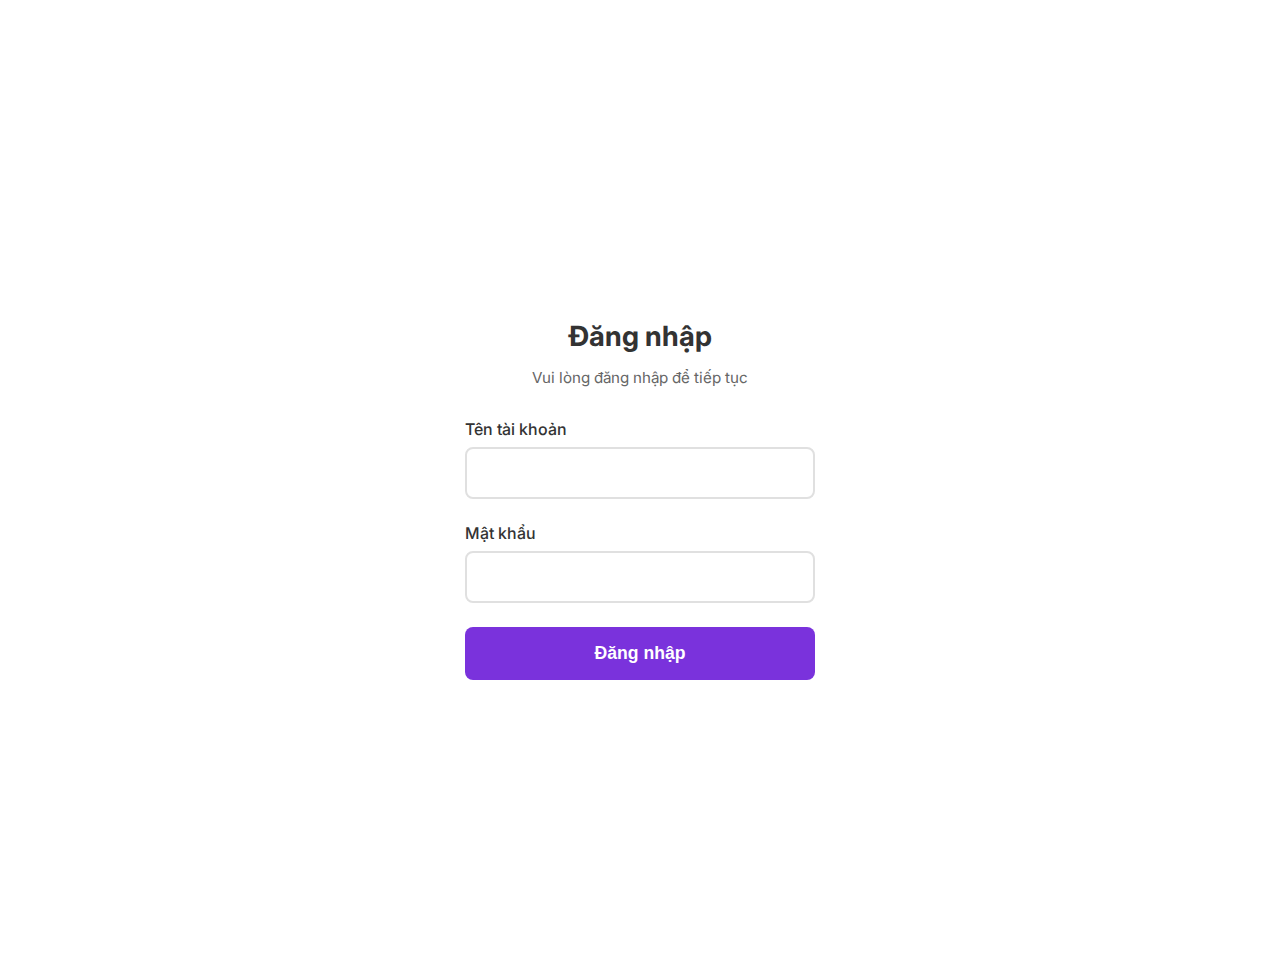
<file: index.html>
<!DOCTYPE html>
<html lang="vi">
  <head>
    <meta charset="UTF-8" />
    <meta name="viewport" content="width=device-width, initial-scale=1.0" />
    <title>Cổ phiếu</title>
    <link rel="stylesheet" href="Home.css" />
    <link
      href="https://fonts.googleapis.com/css2?family=Inter:wght@400;500;600;700&display=swap"
      rel="stylesheet"
    />
    <style>
      /* Login styles */
      .login-container {
        max-width: 480px;
        margin: 0 auto;
        background-color: #fff;
        display: flex;
        flex-direction: column;
        justify-content: center;
        align-items: center;
        min-height: 100vh;
        padding: 2rem;
      }

      .login-form {
        width: 100%;
        max-width: 350px;
      }

      .login-header {
        text-align: center;
        margin-bottom: 2rem;
      }

      .login-header h1 {
        font-size: 1.75rem;
        font-weight: 700;
        color: #333;
        margin-bottom: 0.5rem;
      }

      .login-header p {
        color: #666;
        font-size: 0.95rem;
      }

      .form-group {
        margin-bottom: 1.5rem;
      }

      .form-group label {
        display: block;
        margin-bottom: 0.5rem;
        font-weight: 500;
        color: #333;
      }

      .form-group input {
        width: 100%;
        padding: 0.875rem;
        border: 2px solid #e0e0e0;
        border-radius: 8px;
        font-size: 1rem;
        font-family: 'Inter', sans-serif;
        transition: border-color 0.3s ease;
        box-sizing: border-box;
      }

      .form-group input:focus {
        outline: none;
        border-color: #7a32dc;
      }

      .login-btn {
        width: 100%;
        padding: 1rem;
        background-color: #7a32dc;
        color: white;
        border: none;
        border-radius: 8px;
        font-size: 1.1rem;
        font-weight: 600;
        cursor: pointer;
        transition: background-color 0.3s ease;
      }

      .login-btn:hover {
        background-color: #6a2bb8;
      }

      .error-message {
        background-color: #fef2f2;
        color: #dc3545;
        padding: 0.75rem;
        border-radius: 6px;
        margin-bottom: 1rem;
        text-align: center;
        font-size: 0.9rem;
        display: none;
      }

      /* Stock input form styles */
      .stock-input-section {
        background-color: #f8f9fa;
        padding: 2rem 1rem;
        min-height: 100vh;
        display: none;
        justify-content: center;
        align-items: center;
      }

      .stock-input-form {
        background-color: #fff;
        margin: 0 auto;
        padding: 1.5rem;
        border-radius: 12px;
        box-shadow: 0 4px 20px rgba(0,0,0,0.08);
        border: 2px solid #e9e0f8;
        max-width: 480px;
      }

      .form-title {
        font-size: 1.2rem;
        font-weight: 700;
        color: #7a32dc;
        margin-bottom: 1.5rem;
        text-align: center;
      }

      .input-row {
        display: flex;
        flex-direction: column;
        gap: 1rem;
        margin-bottom: 1rem;
      }

      .input-group {
        display: flex;
        flex-direction: column;
        width: 100%;
      }

      .input-group {
        margin-bottom: 1.2rem;
      }

      .input-group label {
        font-size: 0.9rem;
        font-weight: 500;
        color: #333;
        margin-bottom: 0.5rem;
      }

      .input-group input {
        padding: 0.875rem;
        border: 2px solid #e0e0e0;
        border-radius: 8px;
        font-size: 1rem;
        font-family: 'Inter', sans-serif;
        transition: border-color 0.3s ease;
        width: 100%;
        box-sizing: border-box;
      }

      .input-group input:focus {
        outline: none;
        border-color: #7a32dc;
      }



      /* Main app styles */
      .main-app {
        display: none;
        height: 100vh;
        overflow-y: auto;
        scroll-snap-type: y mandatory;
      }

      .app-section {
        min-height: 100vh;
        scroll-snap-align: start;
        display: flex;
        flex-direction: column;
      }

      .stock-input-section {
        background-color: #f8f9fa;
        padding: 2rem 1rem;
        justify-content: center;
        align-items: center;
        margin-bottom: 50vh; /* Add space between input and display sections */
      }

      .stock-display-section {
        background-color: #fff;
        flex: 1;
      }

      /* Hide initially */
      .main-app {
        display: none;
      }
    </style>
  </head>
  <body>
    <!-- Login Screen -->
    <div class="login-container" id="loginContainer">
      <div class="login-form">
        <div class="login-header">
          <h1>Đăng nhập</h1>
          <p>Vui lòng đăng nhập để tiếp tục</p>
        </div>

        <div class="error-message" id="errorMessage">
          Sai tên tài khoản hoặc mật khẩu
        </div>

        <form id="loginForm">
          <div class="form-group">
            <label for="username">Tên tài khoản</label>
            <input type="text" id="username" name="username" required>
          </div>

          <div class="form-group">
            <label for="password">Mật khẩu</label>
            <input type="password" id="password" name="password" required>
          </div>

          <button type="submit" class="login-btn">Đăng nhập</button>
        </form>
      </div>
    </div>

    <!-- Main App -->
    <div class="main-app" id="mainApp">
      <!-- Stock Input Section -->
      <div class="app-section stock-input-section" id="stockInputSection">
        <div class="stock-input-form">
          <h3 class="form-title">Thêm mã cổ phiếu mới</h3>
          <form id="stockForm">
            <div class="input-group">
              <label for="stockCode">Mã cổ phiếu</label>
              <input type="text" id="stockCode" name="stockCode" placeholder="VD: VCB" required>
            </div>

            <div class="input-group">
              <label for="buyPrice">Giá mua</label>
              <input type="number" id="buyPrice" name="buyPrice" step="0.01" placeholder="0.00" required>
            </div>

            <div class="input-group">
              <label for="marketPrice">Giá thị trường</label>
              <input type="number" id="marketPrice" name="marketPrice" step="0.01" placeholder="0.00" required>
            </div>

            <div class="input-group">
              <label for="referencePrice">Giá tham chiếu</label>
              <input type="number" id="referencePrice" name="referencePrice" step="0.01" placeholder="0.00" required>
            </div>

            <div class="input-group">
              <label for="volume">Khối lượng</label>
              <input type="number" id="volume" name="volume" placeholder="0" required>
            </div>

            <div style="text-align: center; margin-top: 1rem; color: #666; font-size: 0.9rem;">
              Nhấn Enter hoặc click nút "THÊM CP" bên dưới để thêm cổ phiếu
            </div>


          </form>
        </div>
      </div>

      <!-- Stock Display Section -->
      <div class="app-section stock-display-section" id="stockDisplaySection">
        <div class="container">
          <section class="header">
            <img src="./icons/back-icon.svg" alt="" />
            <div class="title">Cổ phiếu</div>
            <img src="./icons/Search-icon.svg" alt="" />
          </section>
          <section class="tab">
            <div class="tab-account">Tài khoản <span class="number-one">1</span></div>
            <div class="tab-account">Tài khoản <span class="number-three">3</span></div>
            <div class="highline">Tài khoản <span class="number-six">6</span></div>
          </section>
          <section>
            <div class="rectangle">
              <img src="icons/rectangle-icon.svg" alt="" />
            </div>
            <div class="structure">
              <span class="label">Danh mục nắm giữ</span>
              <span class="value menu-item">Cơ cấu danh mục</span>
            </div>
            <div class="info">
              <div>
                <span class="label"
                  >Lãi lỗ danh mục <img src="icons/eye-icon.svg" alt="" /></span
                ><span class="value benefit-today" id="portfolioPL"
                  >+0
                  <span class="discount"><span id="portfolioPLPercent">+0.00%</span></span></span
                >
              </div>
              <div>
                <span class="label"
                  >Lãi/Lỗ hôm nay <img src="icons/Info-icon.svg" alt="" /></span
                ><span class="value" id="dailyPL">0</span>
              </div>
              <div>
                <span class="label"
                  >Tổng vốn <img src="icons/Info-icon.svg" alt="" /></span
                ><span class="value" id="totalCost">0</span>
              </div>
              <div>
                <span class="label">Tổng giá trị thị trường</span
                ><span class="value" id="totalMarketValue">0</span>
              </div>
            </div>
          </section>

          <div class="stock-header">
            <div class="estimate-button">
             <div id="input-checkbox" style="justify-content: center; align-items: center; gap: 10px; display: inline-flex">
                <div style="width: 16.80px; height: 16.80px; background: #F6F5FB; border-radius: 4px; border: 1px #E1E1E1 solid"></div>
                </div>
              <span>Ẩn khối lượng</span>
            </div>
            <button class="sell-button">Bán nhiều mã</button>
          </div>
          <div class="stock-container">
            <div class="stock-table-container">
              <table class="stock-table">
                <thead>
                  <tr>
                    <th>MÃ CP</th>
                    <th>GIÁ VỐN</th>
                    <th>GIÁ TT</th>
                    <th>KL <img src="icons/tabler_caret-up-down-filled.png" alt="" /></th>
                    <th>LÃI/LỖ</th>
                  </tr>
                </thead>
                <tbody id="stockTableBody">
                  <!-- Dynamic stock rows will be added here -->
                </tbody>
              </table>
            </div>
          </div>
        </div>

        <div class="bottom-menu">
          <div class="buttons" id="bottom-buttons">
            <button class="buy" id="buyButton">MUA</button>
            <button class="sell">BÁN</button>
          </div>

          <div class="menu-items">
            <a href="#" class="menu-item" style="color: #7a32dc"
              ><span class="icon"><img src="icons/Home-icon.svg" alt="" /></span>
              Trang chủ</a
            >
            <a href="#" class="menu-item"
              ><span class="icon"><img src="icons/Chart-icon.svg" alt="" /></span> Thị
              trường</a
            >
            <a href="#" class="menu-item"
              ><span class="icon"><img src="icons/Gavel-icon.svg" alt="" /></span>
              Giao dịch</a
            >
            <a href="#" class="menu-item"
              ><span class="icon"><img src="icons/Cube-icon.svg" alt="" /></span> Tài
              sản</a
            >
            <a href="#" class="menu-item"
              ><span class="icon"><img src="icons/Frame 6.png" alt="" /></span> Tất
              cả</a
            >
          </div>
        </div>
      </div>
    </div>

    <script>
      // Stock data array
      let stocks = [];

      // Login form handler
      document.getElementById('loginForm').addEventListener('submit', function(e) {
        e.preventDefault();

        const username = document.getElementById('username').value;
        const password = document.getElementById('password').value;
        const errorMessage = document.getElementById('errorMessage');

        // Hard-coded credentials
        if (username === 'admin' && password === 'tool@2025') {
          // Login successful
          document.getElementById('loginContainer').style.display = 'none';
          document.getElementById('mainApp').style.display = 'block';
          errorMessage.style.display = 'none';
        } else {
          // Login failed
          errorMessage.style.display = 'block';
          document.getElementById('username').value = '';
          document.getElementById('password').value = '';
        }
      });

      // Calculate cost price (Giá vốn) = Buy price * 1.001, rounded to 2 decimal places
      function calculateCostPrice(buyPrice) {
        const costPrice = buyPrice * 1.001;
        return Math.round(costPrice * 100) / 100;
      }

      // Calculate profit/loss percentage with custom rounding rules
      function calculatePLPercentage(buyPrice, marketPrice) {
        const costPriceUnrounded = buyPrice * 1.0015;
        const plPercentage = ((marketPrice - costPriceUnrounded) / costPriceUnrounded) * 100;

        // Custom rounding: if 3rd decimal is 0, keep 2 decimals; if >0, round up
        const plString = plPercentage.toFixed(3);
        const thirdDecimal = parseInt(plString.charAt(plString.length - 1));

        if (thirdDecimal === 0) {
          return parseFloat(plPercentage.toFixed(2));
        } else {
          // Round up: increase the second decimal by 1
          const rounded = Math.ceil(plPercentage * 100) / 100;
          return rounded;
        }
      }

      // Calculate portfolio summary
      function calculatePortfolioSummary() {
        let totalCost = 0;
        let totalMarketValue = 0;
        let dailyPL = 0;

        stocks.forEach(stock => {
          // Convert prices to VND by multiplying by 1000
          const buyPriceVND = stock.buyPrice * 1000;
          const marketPriceVND = stock.marketPrice * 1000;
          const referencePriceVND = stock.referencePrice * 1000;

          const costValue = buyPriceVND * stock.volume;
          const marketValue = marketPriceVND * stock.volume;
          const dailyChange = (marketPriceVND - referencePriceVND) * stock.volume;

          totalCost += costValue;
          totalMarketValue += marketValue;
          dailyPL += dailyChange;
        });

        const portfolioPL = totalMarketValue - totalCost;
        const portfolioPLPercentage = totalCost > 0 ? Math.round((portfolioPL / totalCost * 100) * 100) / 100 : 0;

        return {
          totalCost,
          totalMarketValue,
          portfolioPL,
          portfolioPLPercentage,
          dailyPL
        };
      }

      // Format number with thousand separators for summary (using comma)
      function formatNumberSummary(num) {
        return new Intl.NumberFormat('en-US').format(Math.round(num));
      }

      // Format number with thousand separators for table volume (using comma)
      function formatNumberVolume(num) {
        return new Intl.NumberFormat('en-US').format(Math.round(num));
      }

      // Format number with thousand separators for table (using dot) - not used anymore
      function formatNumber(num) {
        return new Intl.NumberFormat('vi-VN').format(Math.round(num));
      }

      // Update portfolio summary display
      function updatePortfolioSummary() {
        const summary = calculatePortfolioSummary();

        // Update portfolio P&L
        const portfolioPLElement = document.getElementById('portfolioPL');
        const portfolioPLPercentElement = document.getElementById('portfolioPLPercent');
        const isPositive = summary.portfolioPL >= 0;

        portfolioPLElement.innerHTML = `${isPositive ? '+' : ''}${formatNumberSummary(summary.portfolioPL)}
          <span class="discount"><span id="portfolioPLPercent">${isPositive ? '+' : ''}${summary.portfolioPLPercentage.toFixed(2)}%</span></span>`;

        if (isPositive) {
          portfolioPLElement.className = 'value benefit-today';
        } else {
          portfolioPLElement.className = 'value';
          portfolioPLElement.style.color = '#DC383F';
        }

        // Update daily P&L
        const dailyPLElement = document.getElementById('dailyPL');
        const isDailyPositive = summary.dailyPL >= 0;
        dailyPLElement.textContent = `${isDailyPositive ? '+' : ''}${formatNumberSummary(summary.dailyPL)}`;
        dailyPLElement.style.color = isDailyPositive ? '#00AD53' : '#DC383F';

        // Update total cost
        document.getElementById('totalCost').textContent = formatNumberSummary(summary.totalCost);

        // Update total market value
        document.getElementById('totalMarketValue').textContent = formatNumberSummary(summary.totalMarketValue);
      }

      // Render stock table
      function renderStockTable() {
        const tableBody = document.getElementById('stockTableBody');
        tableBody.innerHTML = '';

        stocks.forEach((stock, index) => {
          const costPrice = calculateCostPrice(stock.buyPrice);
          const plPercentage = calculatePLPercentage(stock.buyPrice, stock.marketPrice);
          const isPositive = plPercentage >= 0;

          const row = document.createElement('tr');
          row.className = 'stock-row';
          row.innerHTML = `
            <td class="stock-symbol ${isPositive ? 'positive' : 'negative'}">
              ${stock.code}
              <img src="icons/Downline-icon.png" alt="">
            </td>
            <td class="price">${costPrice.toFixed(2)}</td>
            <td class="price">${stock.marketPrice.toFixed(2)}</td>
            <td class="volume">${formatNumberVolume(stock.volume)}</td>
            <td class="change ${isPositive ? 'positive' : 'negative'}">
              ${isPositive ? '+' : ''}${plPercentage.toFixed(2)}%
            </td>
          `;
          tableBody.appendChild(row);
        });

        updatePortfolioSummary();
      }

      // Function to add stock (extracted from form handler)
      function addStock() {
        const stockCode = document.getElementById('stockCode').value;
        const buyPrice = document.getElementById('buyPrice').value;
        const marketPrice = document.getElementById('marketPrice').value;
        const referencePrice = document.getElementById('referencePrice').value;
        const volume = document.getElementById('volume').value;

        // Validate required fields
        if (!stockCode || !buyPrice || !marketPrice || !referencePrice || !volume) {
          alert('Vui lòng điền đầy đủ thông tin!');
          return;
        }

        const newStock = {
          code: stockCode.toUpperCase(),
          buyPrice: parseFloat(buyPrice),
          marketPrice: parseFloat(marketPrice),
          referencePrice: parseFloat(referencePrice),
          volume: parseInt(volume)
        };

        stocks.push(newStock);
        renderStockTable();

        // Reset form
        document.getElementById('stockForm').reset();

        // Reset buy button text back to "MUA"
        updateBuyButtonText();

        // Scroll to stock display section
        document.getElementById('stockDisplaySection').scrollIntoView({
          behavior: 'smooth'
        });
      }

      // Add stock form handler
      document.getElementById('stockForm').addEventListener('submit', function(e) {
        e.preventDefault();
        addStock();
      });

      // Check if form has data
      function hasFormData() {
        const stockCode = document.getElementById('stockCode').value.trim();
        const buyPrice = document.getElementById('buyPrice').value.trim();
        const marketPrice = document.getElementById('marketPrice').value.trim();
        const referencePrice = document.getElementById('referencePrice').value.trim();
        const volume = document.getElementById('volume').value.trim();

        return stockCode && buyPrice && marketPrice && referencePrice && volume;
      }

      // Update buy button text based on form data
      function updateBuyButtonText() {
        const buyButton = document.getElementById('buyButton');
        if (hasFormData()) {
          buyButton.textContent = 'THÊM CP';
          buyButton.style.backgroundColor = '#7a32dc';
        } else {
          buyButton.textContent = 'MUA';
          buyButton.style.backgroundColor = '#00ad53';
        }
      }

      // Buy button handler
      document.getElementById('buyButton').addEventListener('click', function() {
        // If form has data, add stock
        if (hasFormData()) {
          addStock();
        } else {
          // Otherwise, scroll to stock input section
          document.getElementById('stockInputSection').scrollIntoView({
            behavior: 'smooth'
          });
        }
      });

      // Add keyboard event listeners for Enter key on all form inputs
      const formInputs = ['stockCode', 'buyPrice', 'marketPrice', 'referencePrice', 'volume'];
      formInputs.forEach(inputId => {
        const inputElement = document.getElementById(inputId);

        // Enter key handler
        inputElement.addEventListener('keypress', function(e) {
          if (e.key === 'Enter') {
            e.preventDefault();
            if (hasFormData()) {
              addStock();
            } else {
              // Focus next input if current is filled
              const currentValue = this.value.trim();
              if (currentValue) {
                const currentIndex = formInputs.indexOf(inputId);
                if (currentIndex < formInputs.length - 1) {
                  document.getElementById(formInputs[currentIndex + 1]).focus();
                }
              }
            }
          }
        });

        // Update button text when input changes
        inputElement.addEventListener('input', updateBuyButtonText);
        inputElement.addEventListener('blur', updateBuyButtonText);
      });

      // Initialize button text on page load
      setTimeout(updateBuyButtonText, 100);

      function openCity(cityName) {
        var i;
        var x = document.getElementsByClassName("city");
        for (i = 0; i < x.length; i++) {
          x[i].style.display = "none";
        }
        document.getElementById(cityName).style.display = "block";
      }
    </script>
  </body>
</html>
</file>
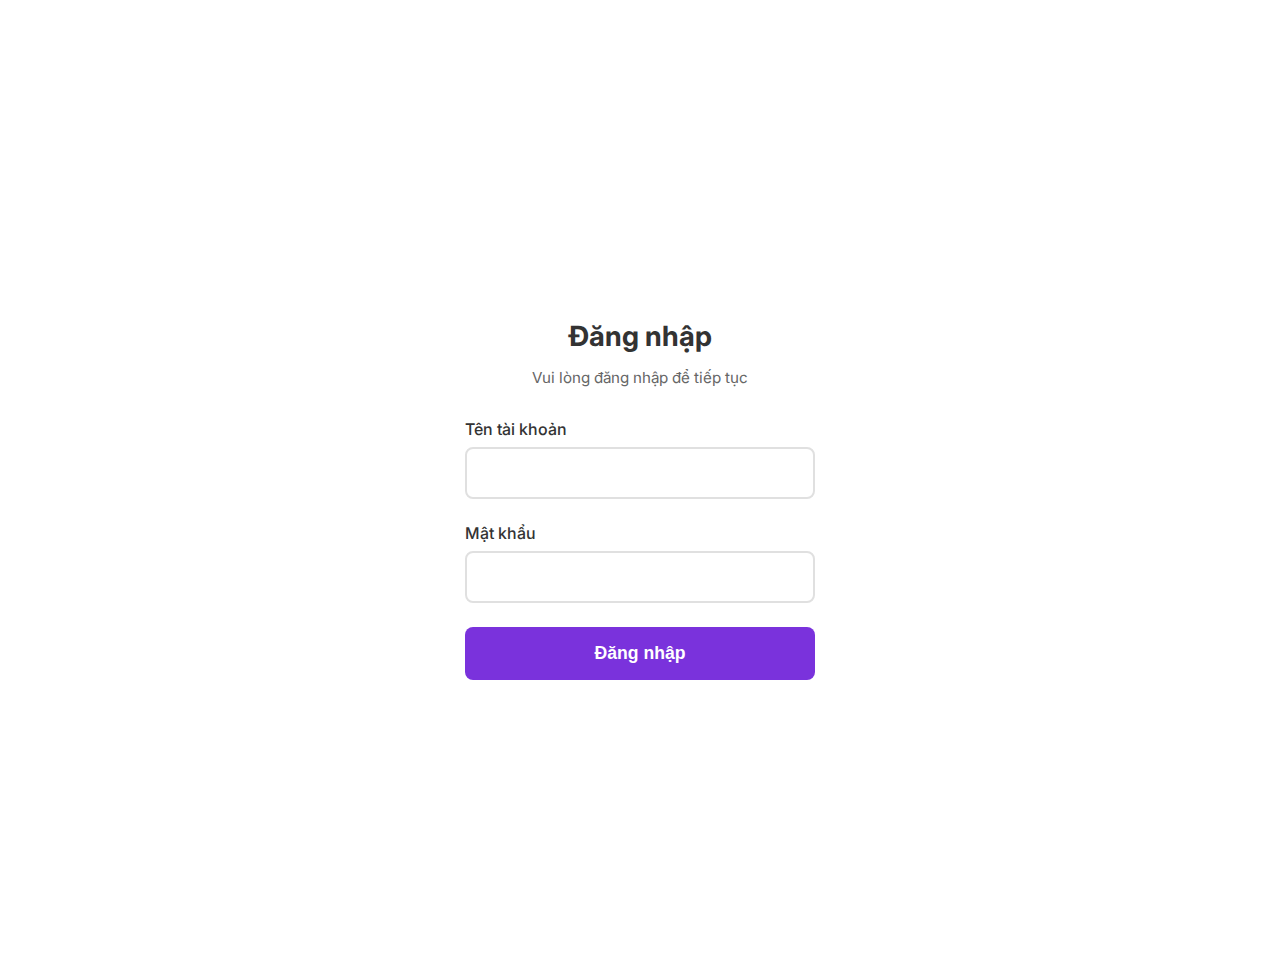
<file: public/index.html>
<!DOCTYPE html>
<html lang="vi">
  <head>
    <meta charset="UTF-8" />
    <meta name="viewport" content="width=device-width, initial-scale=1.0, user-scalable=yes" />
    <meta name="format-detection" content="telephone=no, date=no, email=no, address=no" />
    <meta name="mobile-web-app-capable" content="yes" />
    <meta name="apple-mobile-web-app-capable" content="yes" />
    <meta name="apple-mobile-web-app-status-bar-style" content="default" />
    <title>Cổ phiếu</title>
    <link rel="stylesheet" href="Home.css" />
    <link
      href="https://fonts.googleapis.com/css2?family=Inter:wght@400;500;600;700&display=swap"
      rel="stylesheet"
    />
    <style>
      /* Login styles */
      .login-container {
        max-width: 480px;
        margin: 0 auto;
        background-color: #fff;
        display: flex;
        flex-direction: column;
        justify-content: center;
        align-items: center;
        min-height: 100vh;
        padding: 2rem;
      }

      .login-form {
        width: 100%;
        max-width: 350px;
      }

      .login-header {
        text-align: center;
        margin-bottom: 2rem;
      }

      .login-header h1 {
        font-size: 1.75rem;
        font-weight: 700;
        color: #333;
        margin-bottom: 0.5rem;
      }

      .login-header p {
        color: #666;
        font-size: 0.95rem;
      }

      .form-group {
        margin-bottom: 1.5rem;
      }

      .form-group label {
        display: block;
        margin-bottom: 0.5rem;
        font-weight: 500;
        color: #333;
      }

      .form-group input {
        width: 100%;
        padding: 0.875rem;
        border: 2px solid #e0e0e0;
        border-radius: 8px;
        font-size: 1rem;
        font-family: 'Inter', sans-serif;
        transition: border-color 0.3s ease;
        box-sizing: border-box;
      }

      .form-group input:focus {
        outline: none;
        border-color: #7a32dc;
      }

      .login-btn {
        width: 100%;
        padding: 1rem;
        background-color: #7a32dc;
        color: white;
        border: none;
        border-radius: 8px;
        font-size: 1.1rem;
        font-weight: 600;
        cursor: pointer;
        transition: background-color 0.3s ease;
      }

      .login-btn:hover {
        background-color: #6a2bb8;
      }

      .error-message {
        background-color: #fef2f2;
        color: #dc3545;
        padding: 0.75rem;
        border-radius: 6px;
        margin-bottom: 1rem;
        text-align: center;
        font-size: 0.9rem;
        display: none;
      }

      /* Stock input form styles */
      .stock-input-section {
        background-color: #f8f9fa;
        padding: 2rem 1rem;
        min-height: 100vh;
        display: none;
        justify-content: center;
        align-items: center;
      }

      .stock-input-form {
        background-color: #fff;
        margin: 0 auto;
        padding: 1.5rem;
        border-radius: 12px;
        box-shadow: 0 4px 20px rgba(0,0,0,0.08);
        border: 2px solid #e9e0f8;
        max-width: 480px;
      }

      .form-title {
        font-size: 1.2rem;
        font-weight: 700;
        color: #7a32dc;
        margin-bottom: 1.5rem;
        text-align: center;
      }

      .input-row {
        display: flex;
        flex-direction: column;
        gap: 1rem;
        margin-bottom: 1rem;
      }

      .input-group {
        display: flex;
        flex-direction: column;
        width: 100%;
      }

      .input-group {
        margin-bottom: 1.2rem;
      }

      .input-group label {
        font-size: 0.9rem;
        font-weight: 500;
        color: #333;
        margin-bottom: 0.5rem;
      }

      .input-group input {
        padding: 0.875rem;
        border: 2px solid #e0e0e0;
        border-radius: 8px;
        font-size: 1rem;
        font-family: 'Inter', sans-serif;
        transition: border-color 0.3s ease;
        width: 100%;
        box-sizing: border-box;
      }

      .input-group input:focus {
        outline: none;
        border-color: #7a32dc;
      }



      /* Main app styles */
      .main-app {
        display: none;
        height: 100vh;
        overflow-y: auto;
        scroll-snap-type: y mandatory;
      }

      .app-section {
        min-height: 100vh;
        scroll-snap-align: start;
        display: flex;
        flex-direction: column;
      }

      .stock-input-section {
        background-color: #f8f9fa;
        padding: 2rem 1rem;
        justify-content: center;
        align-items: center;
        margin-bottom: 50vh; /* Add space between input and display sections */
      }

      .stock-display-section {
        background-color: #fff;
        flex: 1;
      }

      /* Hide initially */
      .main-app {
        display: none;
      }
    </style>
  </head>
  <body>
    <!-- Login Screen -->
    <div class="login-container" id="loginContainer">
      <div class="login-form">
        <div class="login-header">
          <h1>Đăng nhập</h1>
          <p>Vui lòng đăng nhập để tiếp tục</p>
        </div>

        <div class="error-message" id="errorMessage">
          Sai tên tài khoản hoặc mật khẩu
        </div>

        <form id="loginForm">
          <div class="form-group">
            <label for="username">Tên tài khoản</label>
            <input type="text" id="username" name="username" required>
          </div>

          <div class="form-group">
            <label for="password">Mật khẩu</label>
            <input type="password" id="password" name="password" required>
          </div>

          <button type="submit" class="login-btn">Đăng nhập</button>
        </form>
      </div>
    </div>

    <!-- Main App -->
    <div class="main-app" id="mainApp">
      <!-- Stock Input Section -->
      <div class="app-section stock-input-section" id="stockInputSection">
        <div class="stock-input-form">
          <h3 class="form-title">Thêm mã cổ phiếu mới</h3>
          <form id="stockForm">
            <div class="input-group">
              <label for="stockCode">Mã cổ phiếu</label>
              <input type="text" id="stockCode" name="stockCode" placeholder="VD: VCB" required>
            </div>

            <div class="input-group">
              <label for="buyPrice">Giá mua</label>
              <input type="number" id="buyPrice" name="buyPrice" step="0.01" placeholder="0.00" required>
            </div>

            <div class="input-group">
              <label for="marketPrice">Giá thị trường</label>
              <input type="number" id="marketPrice" name="marketPrice" step="0.01" placeholder="0.00" required>
            </div>

            <div class="input-group">
              <label for="referencePrice">Giá tham chiếu</label>
              <input type="number" id="referencePrice" name="referencePrice" step="0.01" placeholder="0.00" required>
            </div>

            <div class="input-group">
              <label for="volume">Khối lượng</label>
              <input type="number" id="volume" name="volume" placeholder="0" required>
            </div>

            <div style="text-align: center; margin-top: 1rem; color: #666; font-size: 0.9rem;">
              Nhấn Enter hoặc click nút "THÊM CP" bên dưới để thêm cổ phiếu
            </div>


          </form>
        </div>
      </div>

      <!-- Stock Display Section -->
      <div class="app-section stock-display-section" id="stockDisplaySection">
        <div class="container">
          <section class="header">
            <img src="./icons/back-icon.svg" alt="" />
            <div class="title">Cổ phiếu</div>
            <img src="./icons/Search-icon.svg" alt="" />
          </section>
          <section class="tab">
            <div class="tab-account">Tài khoản <span class="number-one">1</span></div>
            <div class="tab-account">Tài khoản <span class="number-three">3</span></div>
            <div class="highline">Tài khoản <span class="number-six">6</span></div>
          </section>
          <section>
            <div class="rectangle">
              <img src="icons/rectangle-icon.svg" alt="" />
            </div>
            <div class="structure">
              <span class="label">Danh mục nắm giữ</span>
              <span class="value menu-item">Cơ cấu danh mục</span>
            </div>
            <div class="info">
              <div>
                <span class="label"
                  >Lãi lỗ danh mục <img src="icons/eye-icon.svg" alt="" /></span
                ><span class="value benefit-today" id="portfolioPL"
                  >+0
                  <span class="discount"><span id="portfolioPLPercent">+0.00%</span></span></span
                >
              </div>
              <div>
                <span class="label"
                  >Lãi/Lỗ hôm nay <img src="icons/Info-icon.svg" alt="" /></span
                ><span class="value" id="dailyPL">0</span>
              </div>
              <div>
                <span class="label"
                  >Tổng vốn <img src="icons/Info-icon.svg" alt="" /></span
                ><span class="value" id="totalCost">0</span>
              </div>
              <div>
                <span class="label">Tổng giá trị thị trường</span
                ><span class="value" id="totalMarketValue">0</span>
              </div>
            </div>
          </section>

          <div class="stock-header">
            <div class="estimate-button">
             <div id="input-checkbox" style="justify-content: center; align-items: center; gap: 10px; display: inline-flex">
                <div style="width: 16.80px; height: 16.80px; background: #F6F5FB; border-radius: 4px; border: 1px #E1E1E1 solid"></div>
                </div>
              <span>Ẩn khối lượng</span>
            </div>
            <button class="sell-button">Bán nhiều mã</button>
          </div>
          <div class="stock-container">
            <div class="stock-table-container">
              <table class="stock-table">
                <thead>
                  <tr>
                    <th>MÃ CP</th>
                    <th>GIÁ VỐN</th>
                    <th>GIÁ TT</th>
                    <th>KL <img src="icons/tabler_caret-up-down-filled.svg" alt="" /></th>
                    <th>LÃI/LỖ</th>
                  </tr>
                </thead>
                <tbody id="stockTableBody">
                  <!-- Dynamic stock rows will be added here -->
                </tbody>
              </table>
            </div>
          </div>
        </div>

        <div class="bottom-menu">
          <div class="buttons" id="bottom-buttons">
            <button class="buy" id="buyButton">MUA</button>
            <button class="sell">BÁN</button>
          </div>

          <div class="menu-items">
            <a href="#" class="menu-item" style="color: #7a32dc"
              ><span class="icon"><img src="icons/Home-icon.svg" alt="" /></span>
              Trang chủ</a
            >
            <a href="#" class="menu-item"
              ><span class="icon"><img src="icons/Chart-icon.svg" alt="" /></span> Thị
              trường</a
            >
            <a href="#" class="menu-item"
              ><span class="icon"><img src="icons/Gavel-icon.svg" alt="" /></span>
              Giao dịch</a
            >
            <a href="#" class="menu-item"
              ><span class="icon"><img src="icons/Cube-icon.svg" alt="" /></span> Tài
              sản</a
            >
            <a href="#" class="menu-item"
              ><span class="icon"><img src="icons/Frame 6.svg" alt="" /></span> Tất
              cả</a
            >
          </div>
        </div>
      </div>
    </div>

    <script>
      // Stock data array
      let stocks = [];

      // Login form handler
      document.getElementById('loginForm').addEventListener('submit', function(e) {
        e.preventDefault();

        const username = document.getElementById('username').value;
        const password = document.getElementById('password').value;
        const errorMessage = document.getElementById('errorMessage');

        // Hard-coded credentials
        if (username === 'admin' && password === 'tool@2025') {
          // Login successful
          document.getElementById('loginContainer').style.display = 'none';
          document.getElementById('mainApp').style.display = 'block';
          errorMessage.style.display = 'none';
        } else {
          // Login failed
          errorMessage.style.display = 'block';
          document.getElementById('username').value = '';
          document.getElementById('password').value = '';
        }
      });

      // Calculate cost price (Giá vốn) = Buy price * 1.001, rounded to 2 decimal places
      function calculateCostPrice(buyPrice) {
        const costPrice = buyPrice * 1.001;
        return Math.round(costPrice * 100) / 100;
      }

      // Calculate profit/loss percentage with custom rounding rules
      function calculatePLPercentage(buyPrice, marketPrice) {
        const costPriceUnrounded = buyPrice * 1.0015;
        const plPercentage = ((marketPrice - costPriceUnrounded) / costPriceUnrounded) * 100;

        // Custom rounding: if 3rd decimal is 0, keep 2 decimals; if >0, round up
        const plString = plPercentage.toFixed(3);
        const thirdDecimal = parseInt(plString.charAt(plString.length - 1));

        if (thirdDecimal === 0) {
          return parseFloat(plPercentage.toFixed(2));
        } else {
          // Round up: increase the second decimal by 1
          const rounded = Math.ceil(plPercentage * 100) / 100;
          return rounded;
        }
      }

      // Calculate portfolio summary
      function calculatePortfolioSummary() {
        let totalCost = 0;
        let totalMarketValue = 0;
        let dailyPL = 0;

        stocks.forEach(stock => {
          // Convert prices to VND by multiplying by 1000
          const buyPriceVND = stock.buyPrice * 1000;
          const marketPriceVND = stock.marketPrice * 1000;
          const referencePriceVND = stock.referencePrice * 1000;

          const costValue = buyPriceVND * stock.volume;
          const marketValue = marketPriceVND * stock.volume;
          const dailyChange = (marketPriceVND - referencePriceVND) * stock.volume;

          totalCost += costValue;
          totalMarketValue += marketValue;
          dailyPL += dailyChange;
        });

        const portfolioPL = totalMarketValue - totalCost;
        const portfolioPLPercentage = totalCost > 0 ? Math.round((portfolioPL / totalCost * 100) * 100) / 100 : 0;

        return {
          totalCost,
          totalMarketValue,
          portfolioPL,
          portfolioPLPercentage,
          dailyPL
        };
      }

      // Format number with thousand separators for summary (using comma)
      function formatNumberSummary(num) {
        return new Intl.NumberFormat('en-US').format(Math.round(num));
      }

      // Format number with thousand separators for table volume (using comma)
      function formatNumberVolume(num) {
        return new Intl.NumberFormat('en-US').format(Math.round(num));
      }

      // Format number with thousand separators for table (using dot) - not used anymore
      function formatNumber(num) {
        return new Intl.NumberFormat('vi-VN').format(Math.round(num));
      }

      // Update portfolio summary display
      function updatePortfolioSummary() {
        const summary = calculatePortfolioSummary();

        // Update portfolio P&L
        const portfolioPLElement = document.getElementById('portfolioPL');
        const portfolioPLPercentElement = document.getElementById('portfolioPLPercent');
        const isPositive = summary.portfolioPL >= 0;

        portfolioPLElement.innerHTML = `${isPositive ? '+' : ''}${formatNumberSummary(summary.portfolioPL)}
          <span class="discount"><span id="portfolioPLPercent">${isPositive ? '+' : ''}${summary.portfolioPLPercentage.toFixed(2)}%</span></span>`;

        if (isPositive) {
          portfolioPLElement.className = 'value benefit-today';
        } else {
          portfolioPLElement.className = 'value';
          portfolioPLElement.style.color = '#DC383F';
        }

        // Update daily P&L
        const dailyPLElement = document.getElementById('dailyPL');
        const isDailyPositive = summary.dailyPL >= 0;
        dailyPLElement.textContent = `${isDailyPositive ? '+' : ''}${formatNumberSummary(summary.dailyPL)}`;
        dailyPLElement.style.color = isDailyPositive ? '#00AD53' : '#DC383F';

        // Update total cost
        document.getElementById('totalCost').textContent = formatNumberSummary(summary.totalCost);

        // Update total market value
        document.getElementById('totalMarketValue').textContent = formatNumberSummary(summary.totalMarketValue);
      }

      // Render stock table
      function renderStockTable() {
        const tableBody = document.getElementById('stockTableBody');
        tableBody.innerHTML = '';

        stocks.forEach((stock, index) => {
          const costPrice = calculateCostPrice(stock.buyPrice);
          const plPercentage = calculatePLPercentage(stock.buyPrice, stock.marketPrice);
          const isPositive = plPercentage >= 0;

          const row = document.createElement('tr');
          row.className = 'stock-row';
          row.innerHTML = `
            <td class="stock-symbol ${isPositive ? 'positive' : 'negative'}">
              ${stock.code}
              <img src="icons/Group.svg" alt="">
            </td>
            <td class="price">${costPrice.toFixed(2)}</td>
            <td class="price">${stock.marketPrice.toFixed(2)}</td>
            <td class="volume">${formatNumberVolume(stock.volume)}</td>
            <td class="change ${isPositive ? 'positive' : 'negative'}">
              ${isPositive ? '+' : ''}${plPercentage.toFixed(2)}%
            </td>
          `;
          tableBody.appendChild(row);
        });

        updatePortfolioSummary();
      }

      // Function to add stock (extracted from form handler)
      function addStock() {
        const stockCode = document.getElementById('stockCode').value;
        const buyPrice = document.getElementById('buyPrice').value;
        const marketPrice = document.getElementById('marketPrice').value;
        const referencePrice = document.getElementById('referencePrice').value;
        const volume = document.getElementById('volume').value;

        // Validate required fields
        if (!stockCode || !buyPrice || !marketPrice || !referencePrice || !volume) {
          alert('Vui lòng điền đầy đủ thông tin!');
          return;
        }

        const newStock = {
          code: stockCode.toUpperCase(),
          buyPrice: parseFloat(buyPrice),
          marketPrice: parseFloat(marketPrice),
          referencePrice: parseFloat(referencePrice),
          volume: parseInt(volume)
        };

        stocks.push(newStock);
        renderStockTable();

        // Reset form
        document.getElementById('stockForm').reset();

        // Reset buy button text back to "MUA"
        updateBuyButtonText();

        // Scroll to stock display section
        document.getElementById('stockDisplaySection').scrollIntoView({
          behavior: 'smooth'
        });
      }

      // Add stock form handler
      document.getElementById('stockForm').addEventListener('submit', function(e) {
        e.preventDefault();
        addStock();
      });

      // Check if form has data
      function hasFormData() {
        const stockCode = document.getElementById('stockCode').value.trim();
        const buyPrice = document.getElementById('buyPrice').value.trim();
        const marketPrice = document.getElementById('marketPrice').value.trim();
        const referencePrice = document.getElementById('referencePrice').value.trim();
        const volume = document.getElementById('volume').value.trim();

        return stockCode && buyPrice && marketPrice && referencePrice && volume;
      }

      // Update buy button text based on form data
      function updateBuyButtonText() {
        const buyButton = document.getElementById('buyButton');
        if (hasFormData()) {
          buyButton.textContent = 'THÊM CP';
          buyButton.style.backgroundColor = '#7a32dc';
        } else {
          buyButton.textContent = 'MUA';
          buyButton.style.backgroundColor = '#00ad53';
        }
      }

      // Buy button handler
      document.getElementById('buyButton').addEventListener('click', function() {
        // If form has data, add stock
        if (hasFormData()) {
          addStock();
        } else {
          // Otherwise, scroll to stock input section
          document.getElementById('stockInputSection').scrollIntoView({
            behavior: 'smooth'
          });
        }
      });

      // Add keyboard event listeners for Enter key on all form inputs
      const formInputs = ['stockCode', 'buyPrice', 'marketPrice', 'referencePrice', 'volume'];
      formInputs.forEach(inputId => {
        const inputElement = document.getElementById(inputId);

        // Enter key handler
        inputElement.addEventListener('keypress', function(e) {
          if (e.key === 'Enter') {
            e.preventDefault();
            if (hasFormData()) {
              addStock();
            } else {
              // Focus next input if current is filled
              const currentValue = this.value.trim();
              if (currentValue) {
                const currentIndex = formInputs.indexOf(inputId);
                if (currentIndex < formInputs.length - 1) {
                  document.getElementById(formInputs[currentIndex + 1]).focus();
                }
              }
            }
          }
        });

        // Update button text when input changes
        inputElement.addEventListener('input', updateBuyButtonText);
        inputElement.addEventListener('blur', updateBuyButtonText);
      });

      // Initialize button text on page load
      setTimeout(updateBuyButtonText, 100);

      function openCity(cityName) {
        var i;
        var x = document.getElementsByClassName("city");
        for (i = 0; i < x.length; i++) {
          x[i].style.display = "none";
        }
        document.getElementById(cityName).style.display = "block";
      }
    </script>
  </body>
</html>
</file>
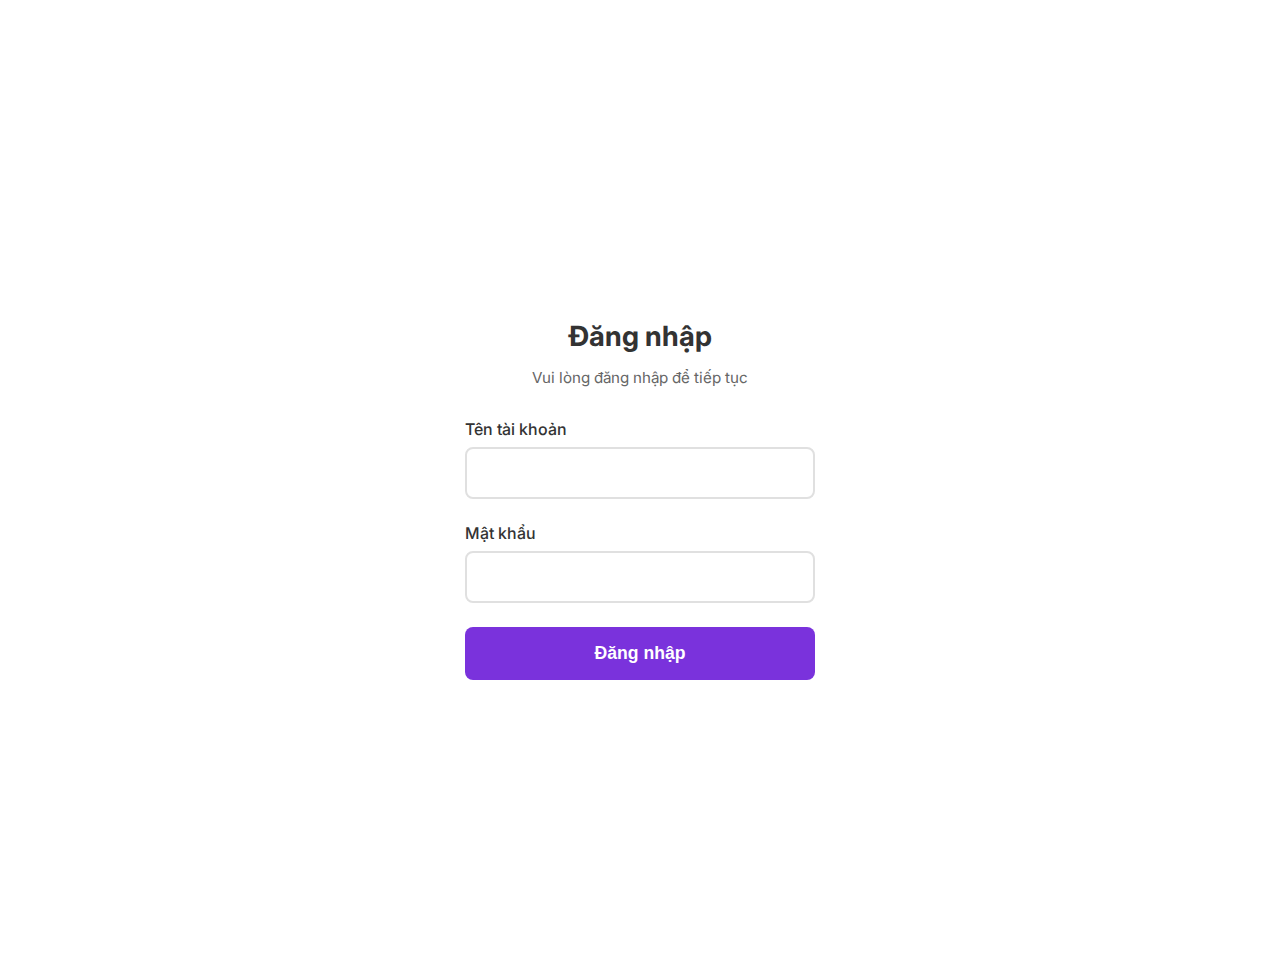
<file: Home.html>
<!DOCTYPE html>
<html lang="vi">
  <head>
    <meta charset="UTF-8" />
    <meta name="viewport" content="width=device-width, initial-scale=1.0" />
    <title>Cổ phiếu</title>
    <link rel="stylesheet" href="Home.css" />
    <link
      href="https://fonts.googleapis.com/css2?family=Inter:wght@400;500;600;700&display=swap"
      rel="stylesheet"
    />
    <style>
      /* Login styles */
      .login-container {
        max-width: 480px;
        margin: 0 auto;
        background-color: #fff;
        display: flex;
        flex-direction: column;
        justify-content: center;
        align-items: center;
        min-height: 100vh;
        padding: 2rem;
      }

      .login-form {
        width: 100%;
        max-width: 350px;
      }

      .login-header {
        text-align: center;
        margin-bottom: 2rem;
      }

      .login-header h1 {
        font-size: 1.75rem;
        font-weight: 700;
        color: #333;
        margin-bottom: 0.5rem;
      }

      .login-header p {
        color: #666;
        font-size: 0.95rem;
      }

      .form-group {
        margin-bottom: 1.5rem;
      }

      .form-group label {
        display: block;
        margin-bottom: 0.5rem;
        font-weight: 500;
        color: #333;
      }

      .form-group input {
        width: 100%;
        padding: 0.875rem;
        border: 2px solid #e0e0e0;
        border-radius: 8px;
        font-size: 1rem;
        font-family: 'Inter', sans-serif;
        transition: border-color 0.3s ease;
        box-sizing: border-box;
      }

      .form-group input:focus {
        outline: none;
        border-color: #7a32dc;
      }

      .login-btn {
        width: 100%;
        padding: 1rem;
        background-color: #7a32dc;
        color: white;
        border: none;
        border-radius: 8px;
        font-size: 1.1rem;
        font-weight: 600;
        cursor: pointer;
        transition: background-color 0.3s ease;
      }

      .login-btn:hover {
        background-color: #6a2bb8;
      }

      .error-message {
        background-color: #fef2f2;
        color: #dc3545;
        padding: 0.75rem;
        border-radius: 6px;
        margin-bottom: 1rem;
        text-align: center;
        font-size: 0.9rem;
        display: none;
      }

      /* Stock input form styles */
      .stock-input-section {
        background-color: #f8f9fa;
        padding: 2rem 1rem;
        min-height: 100vh;
        display: none;
        justify-content: center;
        align-items: center;
      }

      .stock-input-form {
        background-color: #fff;
        margin: 0 auto;
        padding: 1.5rem;
        border-radius: 12px;
        box-shadow: 0 4px 20px rgba(0,0,0,0.08);
        border: 2px solid #e9e0f8;
        max-width: 480px;
      }

      .form-title {
        font-size: 1.2rem;
        font-weight: 700;
        color: #7a32dc;
        margin-bottom: 1.5rem;
        text-align: center;
      }

      .input-row {
        display: flex;
        flex-direction: column;
        gap: 1rem;
        margin-bottom: 1rem;
      }

      .input-group {
        display: flex;
        flex-direction: column;
        width: 100%;
      }

      .input-group {
        margin-bottom: 1.2rem;
      }

      .input-group label {
        font-size: 0.9rem;
        font-weight: 500;
        color: #333;
        margin-bottom: 0.5rem;
      }

      .input-group input {
        padding: 0.875rem;
        border: 2px solid #e0e0e0;
        border-radius: 8px;
        font-size: 1rem;
        font-family: 'Inter', sans-serif;
        transition: border-color 0.3s ease;
        width: 100%;
        box-sizing: border-box;
      }

      .input-group input:focus {
        outline: none;
        border-color: #7a32dc;
      }

      .add-stock-btn {
        width: 100%;
        padding: 1rem;
        background-color: #7a32dc;
        color: white;
        border: none;
        border-radius: 8px;
        font-size: 1.1rem;
        font-weight: 600;
        cursor: pointer;
        margin-top: 1rem;
        transition: background-color 0.3s ease;
      }

      .add-stock-btn:hover {
        background-color: #6a2bb8;
      }

      /* Main app styles */
      .main-app {
        display: none;
        height: 100vh;
        overflow-y: auto;
        scroll-snap-type: y mandatory;
      }

      .app-section {
        min-height: 100vh;
        scroll-snap-align: start;
        display: flex;
        flex-direction: column;
      }

      .stock-input-section {
        background-color: #f8f9fa;
        padding: 2rem 1rem;
        justify-content: center;
        align-items: center;
        margin-bottom: 50vh; /* Add space between input and display sections */
      }

      .stock-display-section {
        background-color: #fff;
        flex: 1;
      }

      /* Hide initially */
      .main-app {
        display: none;
      }
    </style>
  </head>
  <body>
    <!-- Login Screen -->
    <div class="login-container" id="loginContainer">
      <div class="login-form">
        <div class="login-header">
          <h1>Đăng nhập</h1>
          <p>Vui lòng đăng nhập để tiếp tục</p>
        </div>

        <div class="error-message" id="errorMessage">
          Sai tên tài khoản hoặc mật khẩu
        </div>

        <form id="loginForm">
          <div class="form-group">
            <label for="username">Tên tài khoản</label>
            <input type="text" id="username" name="username" required>
          </div>

          <div class="form-group">
            <label for="password">Mật khẩu</label>
            <input type="password" id="password" name="password" required>
          </div>

          <button type="submit" class="login-btn">Đăng nhập</button>
        </form>
      </div>
    </div>

    <!-- Main App -->
    <div class="main-app" id="mainApp">
      <!-- Stock Input Section -->
      <div class="app-section stock-input-section" id="stockInputSection">
        <div class="stock-input-form">
          <h3 class="form-title">Thêm mã cổ phiếu mới</h3>
          <form id="stockForm">
            <div class="input-group">
              <label for="stockCode">Mã cổ phiếu</label>
              <input type="text" id="stockCode" name="stockCode" placeholder="VD: VCB" required>
            </div>

            <div class="input-group">
              <label for="buyPrice">Giá mua</label>
              <input type="number" id="buyPrice" name="buyPrice" step="0.01" placeholder="0.00" required>
            </div>

            <div class="input-group">
              <label for="marketPrice">Giá thị trường</label>
              <input type="number" id="marketPrice" name="marketPrice" step="0.01" placeholder="0.00" required>
            </div>

            <div class="input-group">
              <label for="referencePrice">Giá tham chiếu</label>
              <input type="number" id="referencePrice" name="referencePrice" step="0.01" placeholder="0.00" required>
            </div>

            <div class="input-group">
              <label for="volume">Khối lượng</label>
              <input type="number" id="volume" name="volume" placeholder="0" required>
            </div>

            <button type="submit" class="add-stock-btn">Thêm cổ phiếu</button>
          </form>
        </div>
      </div>

      <!-- Stock Display Section -->
      <div class="app-section stock-display-section" id="stockDisplaySection">
        <div class="container">
          <section class="header">
            <img src="./icons/back-icon.svg" alt="" />
            <div class="title">Cổ phiếu</div>
            <img src="./icons/Search-icon.svg" alt="" />
          </section>
          <section class="tab">
            <div class="tab-account">Tài khoản <span class="number-one">1</span></div>
            <div class="tab-account">Tài khoản <span class="number-three">3</span></div>
            <div class="highline">Tài khoản <span class="number-six">6</span></div>
          </section>
          <section>
            <div class="rectangle">
              <img src="icons/rectangle-icon.svg" alt="" />
            </div>
            <div class="structure">
              <span class="label">Danh mục nắm giữ</span>
              <span class="value menu-item">Cơ cấu danh mục</span>
            </div>
            <div class="info">
              <div>
                <span class="label"
                  >Lãi lỗ danh mục <img src="icons/eye-icon.svg" alt="" /></span
                ><span class="value benefit-today" id="portfolioPL"
                  >+0
                  <span class="discount"><span id="portfolioPLPercent">+0.00%</span></span></span
                >
              </div>
              <div>
                <span class="label"
                  >Lãi/Lỗ hôm nay <img src="icons/Info-icon.svg" alt="" /></span
                ><span class="value" id="dailyPL">0</span>
              </div>
              <div>
                <span class="label"
                  >Tổng vốn <img src="icons/Info-icon.svg" alt="" /></span
                ><span class="value" id="totalCost">0</span>
              </div>
              <div>
                <span class="label">Tổng giá trị thị trường</span
                ><span class="value" id="totalMarketValue">0</span>
              </div>
            </div>
          </section>

          <div class="stock-header">
            <div class="estimate-button">
             <div id="input-checkbox" style="justify-content: center; align-items: center; gap: 10px; display: inline-flex">
                <div style="width: 16.80px; height: 16.80px; background: #F6F5FB; border-radius: 4px; border: 1px #E1E1E1 solid"></div>
                </div>
              <span>Ẩn khối lượng</span>
            </div>
            <button class="sell-button">Bán nhiều mã</button>
          </div>
          <div class="stock-container">
            <div class="stock-table-container">
              <table class="stock-table">
                <thead>
                  <tr>
                    <th>MÃ CP</th>
                    <th>GIÁ VỐN</th>
                    <th>GIÁ TT</th>
                    <th>KL <img src="icons/tabler_caret-up-down-filled.png" alt="" /></th>
                    <th>LÃI/LỖ</th>
                  </tr>
                </thead>
                <tbody id="stockTableBody">
                  <!-- Dynamic stock rows will be added here -->
                </tbody>
              </table>
            </div>
          </div>
        </div>

        <div class="bottom-menu">
          <div class="buttons" id="bottom-buttons">
            <button class="buy">MUA</button>
            <button class="sell">BÁN</button>
          </div>

          <div class="menu-items">
            <a href="#" class="menu-item" style="color: #7a32dc"
              ><span class="icon"><img src="icons/Home-icon.svg" alt="" /></span>
              Trang chủ</a
            >
            <a href="#" class="menu-item"
              ><span class="icon"><img src="icons/Chart-icon.svg" alt="" /></span> Thị
              trường</a
            >
            <a href="#" class="menu-item"
              ><span class="icon"><img src="icons/Gavel-icon.svg" alt="" /></span>
              Giao dịch</a
            >
            <a href="#" class="menu-item"
              ><span class="icon"><img src="icons/Cube-icon.svg" alt="" /></span> Tài
              sản</a
            >
            <a href="#" class="menu-item"
              ><span class="icon"><img src="icons/Frame 6.png" alt="" /></span> Tất
              cả</a
            >
          </div>
        </div>
      </div>
    </div>

    <script>
      // Stock data array
      let stocks = [];

      // Login form handler
      document.getElementById('loginForm').addEventListener('submit', function(e) {
        e.preventDefault();

        const username = document.getElementById('username').value;
        const password = document.getElementById('password').value;
        const errorMessage = document.getElementById('errorMessage');

        // Hard-coded credentials
        if (username === 'admin' && password === 'tool@2025') {
          // Login successful
          document.getElementById('loginContainer').style.display = 'none';
          document.getElementById('mainApp').style.display = 'block';
          errorMessage.style.display = 'none';
        } else {
          // Login failed
          errorMessage.style.display = 'block';
          document.getElementById('username').value = '';
          document.getElementById('password').value = '';
        }
      });

      // Calculate cost price (Giá vốn) = Buy price * 1.001, rounded to 2 decimal places
      function calculateCostPrice(buyPrice) {
        const costPrice = buyPrice * 1.001;
        return Math.round(costPrice * 100) / 100;
      }

      // Calculate profit/loss percentage with custom rounding rules
      function calculatePLPercentage(buyPrice, marketPrice) {
        const costPriceUnrounded = buyPrice * 1.0015;
        const plPercentage = ((marketPrice - costPriceUnrounded) / costPriceUnrounded) * 100;

        // Custom rounding: if 3rd decimal is 0, keep 2 decimals; if >0, round up
        const plString = plPercentage.toFixed(3);
        const thirdDecimal = parseInt(plString.charAt(plString.length - 1));

        if (thirdDecimal === 0) {
          return parseFloat(plPercentage.toFixed(2));
        } else {
          // Round up: increase the second decimal by 1
          const rounded = Math.ceil(plPercentage * 100) / 100;
          return rounded;
        }
      }

      // Calculate portfolio summary
      function calculatePortfolioSummary() {
        let totalCost = 0;
        let totalMarketValue = 0;
        let dailyPL = 0;

        stocks.forEach(stock => {
          // Convert prices to VND by multiplying by 1000
          const buyPriceVND = stock.buyPrice * 1000;
          const marketPriceVND = stock.marketPrice * 1000;
          const referencePriceVND = stock.referencePrice * 1000;

          const costValue = buyPriceVND * stock.volume;
          const marketValue = marketPriceVND * stock.volume;
          const dailyChange = (marketPriceVND - referencePriceVND) * stock.volume;

          totalCost += costValue;
          totalMarketValue += marketValue;
          dailyPL += dailyChange;
        });

        const portfolioPL = totalMarketValue - totalCost;
        const portfolioPLPercentage = totalCost > 0 ? Math.round((portfolioPL / totalCost * 100) * 100) / 100 : 0;

        return {
          totalCost,
          totalMarketValue,
          portfolioPL,
          portfolioPLPercentage,
          dailyPL
        };
      }

      // Format number with thousand separators for summary (using comma)
      function formatNumberSummary(num) {
        return new Intl.NumberFormat('en-US').format(Math.round(num));
      }

      // Format number with thousand separators for table volume (using comma)
      function formatNumberVolume(num) {
        return new Intl.NumberFormat('en-US').format(Math.round(num));
      }

      // Format number with thousand separators for table (using dot) - not used anymore
      function formatNumber(num) {
        return new Intl.NumberFormat('vi-VN').format(Math.round(num));
      }

      // Update portfolio summary display
      function updatePortfolioSummary() {
        const summary = calculatePortfolioSummary();

        // Update portfolio P&L
        const portfolioPLElement = document.getElementById('portfolioPL');
        const portfolioPLPercentElement = document.getElementById('portfolioPLPercent');
        const isPositive = summary.portfolioPL >= 0;

        portfolioPLElement.innerHTML = `${isPositive ? '+' : ''}${formatNumberSummary(summary.portfolioPL)}
          <span class="discount"><span id="portfolioPLPercent">${isPositive ? '+' : ''}${summary.portfolioPLPercentage.toFixed(2)}%</span></span>`;

        if (isPositive) {
          portfolioPLElement.className = 'value benefit-today';
        } else {
          portfolioPLElement.className = 'value';
          portfolioPLElement.style.color = '#DC383F';
        }

        // Update daily P&L
        const dailyPLElement = document.getElementById('dailyPL');
        const isDailyPositive = summary.dailyPL >= 0;
        dailyPLElement.textContent = `${isDailyPositive ? '+' : ''}${formatNumberSummary(summary.dailyPL)}`;
        dailyPLElement.style.color = isDailyPositive ? '#00AD53' : '#DC383F';

        // Update total cost
        document.getElementById('totalCost').textContent = formatNumberSummary(summary.totalCost);

        // Update total market value
        document.getElementById('totalMarketValue').textContent = formatNumberSummary(summary.totalMarketValue);
      }

      // Render stock table
      function renderStockTable() {
        const tableBody = document.getElementById('stockTableBody');
        tableBody.innerHTML = '';

        stocks.forEach((stock, index) => {
          const costPrice = calculateCostPrice(stock.buyPrice);
          const plPercentage = calculatePLPercentage(stock.buyPrice, stock.marketPrice);
          const isPositive = plPercentage >= 0;

          const row = document.createElement('tr');
          row.className = 'stock-row';
          row.innerHTML = `
            <td class="stock-symbol ${isPositive ? 'positive' : 'negative'}">
              ${stock.code}
              <img src="icons/Downline-icon.png" alt="">
            </td>
            <td class="price">${costPrice.toFixed(2)}</td>
            <td class="price">${stock.marketPrice.toFixed(2)}</td>
            <td class="volume">${formatNumberVolume(stock.volume)}</td>
            <td class="change ${isPositive ? 'positive' : 'negative'}">
              ${isPositive ? '+' : ''}${plPercentage.toFixed(2)}%
            </td>
          `;
          tableBody.appendChild(row);
        });

        updatePortfolioSummary();
      }

      // Add stock form handler
      document.getElementById('stockForm').addEventListener('submit', function(e) {
        e.preventDefault();

        const formData = new FormData(e.target);
        const newStock = {
          code: formData.get('stockCode').toUpperCase(),
          buyPrice: parseFloat(formData.get('buyPrice')),
          marketPrice: parseFloat(formData.get('marketPrice')),
          referencePrice: parseFloat(formData.get('referencePrice')),
          volume: parseInt(formData.get('volume'))
        };

        stocks.push(newStock);
        renderStockTable();

        // Reset form
        e.target.reset();

        // Scroll to stock display section
        document.getElementById('stockDisplaySection').scrollIntoView({
          behavior: 'smooth'
        });
      });

      function openCity(cityName) {
        var i;
        var x = document.getElementsByClassName("city");
        for (i = 0; i < x.length; i++) {
          x[i].style.display = "none";
        }
        document.getElementById(cityName).style.display = "block";
      }
    </script>
  </body>
</html>
</file>
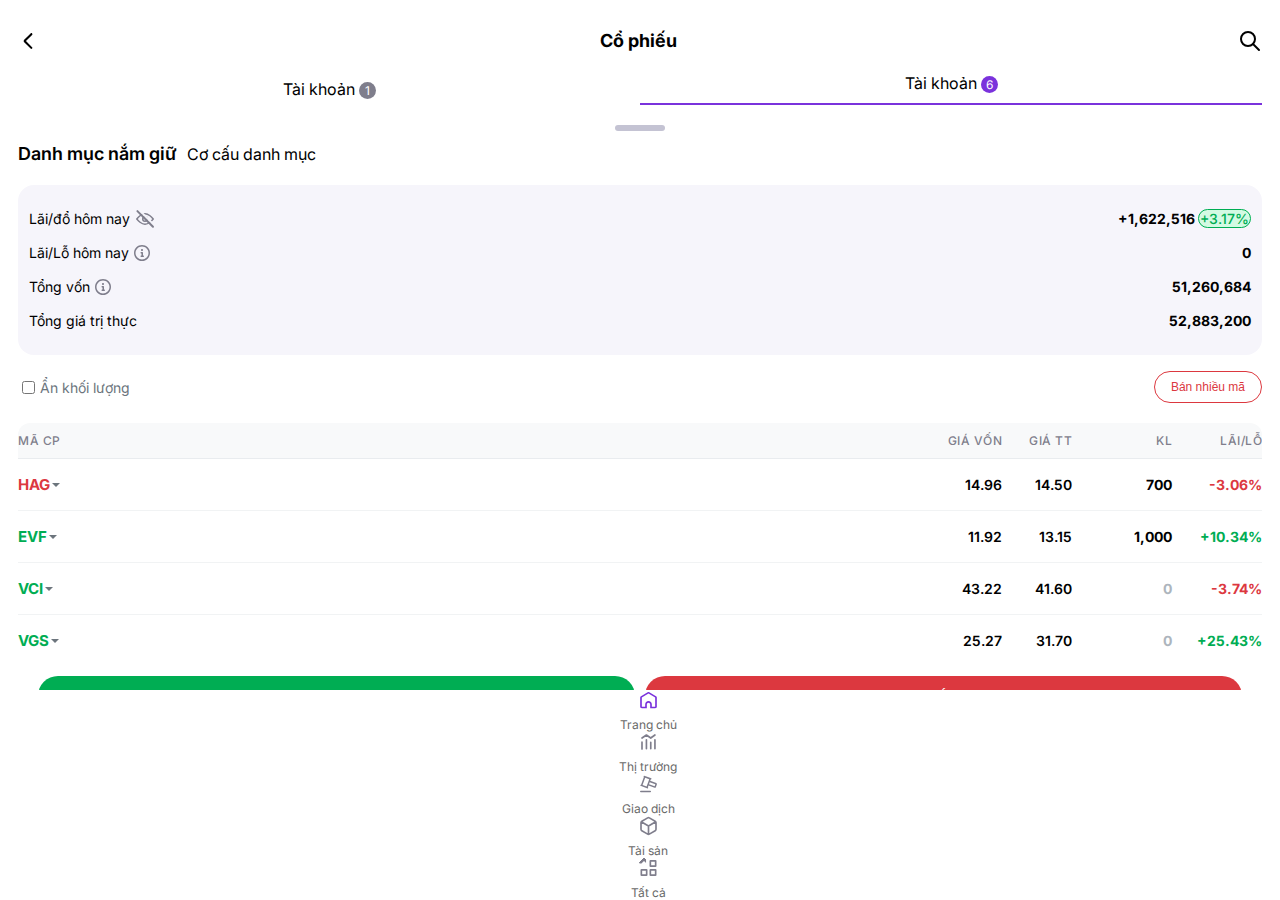
<file: Home2.html>
<!DOCTYPE html>
<html lang="vi">
  <head>
    <meta charset="UTF-8" />
    <meta name="viewport" content="width=device-width, initial-scale=1.0" />
    <title>Cổ phiếu</title>
    <link rel="stylesheet" href="Home.css" />
    <link
      href="https://fonts.googleapis.com/css2?family=Inter:wght@400;500;600;700&display=swap"
      rel="stylesheet"
    />
  </head>
  <body>
    <div class="container">
      <section class="header">
        <img src="./icons/back-icon.svg" alt="" />
        <div class="title">Cổ phiếu</div>
        <img src="./icons/Search-icon.svg" alt="" />
      </section>
      <section class="tab">
        <div>Tài khoản <span class="number-one">1</span></div>
        <div class="highline">Tài khoản <span class="number-six">6</span></div>
      </section>
      <section>
        <div class="rectangle">
          <img src="icons/rectangle-icon.svg" alt="" />
        </div>
        <div class="structure">
          <span class="label">Danh mục nắm giữ</span
          ><span class="value">Cơ cấu danh mục</span>
        </div>
        <div class="info">
          <div>
            <span class="label"
              >Lãi/đổ hôm nay <img src="icons/eye-icon.svg" alt="" /></span
            ><span class="value"
              >+1,622,516
              <span class="discount"><span>+3.17%</span></span></span
            >
          </div>
          <div>
            <span class="label"
              >Lãi/Lỗ hôm nay <img src="icons/Info-icon.svg" alt="" /></span
            ><span class="value">0</span>
          </div>
          <div>
            <span class="label"
              >Tổng vốn <img src="icons/Info-icon.svg" alt="" /></span
            ><span class="value">51,260,684</span>
          </div>
          <div>
            <span class="label">Tổng giá trị thực</span
            ><span class="value">52,883,200</span>
          </div>
        </div>
      </section>

      <div class="stock-header">
        <div class="estimate-button">
          <input type="checkbox" name="" id="" />
          <span>Ẩn khối lượng</span>
        </div>
        <button class="sell-button">Bán nhiều mã</button>
      </div>
      <div class="stock-container">
        <table class="stock-table">
          <thead>
            <tr>
              <th>MÃ CP</th>
              <th>GIÁ VỐN</th>
              <th>GIÁ TT</th>
              <th>KL</th>
              <th>LÃI/LỖ</th>
            </tr>
          </thead>
          <tbody>
            <tr class="stock-row">
              <td class="stock-symbol hag">
                HAG
                <div class="dropdown-icon"></div>
              </td>
              <td class="price">14.96</td>
              <td class="price">14.50</td>
              <td class="volume">700</td>
              <td class="change negative">-3.06%</td>
            </tr>
            <tr class="stock-row">
              <td class="stock-symbol evf">
                EVF
                <div class="dropdown-icon"></div>
              </td>
              <td class="price">11.92</td>
              <td class="price">13.15</td>
              <td class="volume">1,000</td>
              <td class="change positive">+10.34%</td>
            </tr>
            <tr class="stock-row">
              <td class="stock-symbol vci">
                VCI
                <div class="dropdown-icon"></div>
              </td>
              <td class="price">43.22</td>
              <td class="price">41.60</td>
              <td class="volume volume-zero">0</td>
              <td class="change negative">-3.74%</td>
            </tr>
            <tr class="stock-row">
              <td class="stock-symbol vgs">
                VGS
                <div class="dropdown-icon"></div>
              </td>
              <td class="price">25.27</td>
              <td class="price">31.70</td>
              <td class="volume volume-zero">0</td>
              <td class="change positive">+25.43%</td>
            </tr>
          </tbody>
        </table>
      </div>

      <div class="buttons">
        <button class="buy">MUA</button>
        <button class="sell">BÁN</button>
      </div>
    </div>
    <div class="bottom-menu">
      <a href="#" class="menu-item" style="color: #7a32dc"
        ><span class="icon"><img src="icons/Home-icon.svg" alt="" /></span>
        Trang chủ</a
      >
      <a href="#" class="menu-item"
        ><span class="icon"><img src="icons/Chart-icon.svg" alt="" /></span> Thị
        trường</a
      >
      <a href="#" class="menu-item"
        ><span class="icon"><img src="icons/Gavel-icon.svg" alt="" /></span>
        Giao dịch</a
      >
      <a href="#" class="menu-item"
        ><span class="icon"><img src="icons/Cube-icon.svg" alt="" /></span> Tài
        sản</a
      >
      <a href="#" class="menu-item"
        ><span class="icon"><img src="icons/Frame 6.svg" alt="" /></span> Tất
        cả</a
      >
    </div>

    <script>
      function openCity(cityName) {
        var i;
        var x = document.getElementsByClassName("city");
        for (i = 0; i < x.length; i++) {
          x[i].style.display = "none";
        }
        document.getElementById(cityName).style.display = "block";
      }
    </script>
  </body>
</html>
</file>
<file: Home.css>
body {
  font-family: "Inter";
}

.container {
  width: 100%;
  margin: 10px auto;
  padding: 10px;
  box-sizing: border-box;
  max-height: calc(100vh - 160px); /* Adjusted for fixed bottom menu */
  overflow-y: auto;
  padding-bottom: 20px; /* Extra space before bottom menu */
}

.tab {
  display: flex;
  align-items: center;
  justify-content: space-around;
  margin-bottom: 20px;
  margin-top: 12px;
}

.tab .tab-account{
  padding-bottom: 11.6px;
  color: #4b4b4b;
}

.tab .number-six {
  border-radius: 20px;
  background: var(--7A32DC, #7a32dc);
  color: white;
  font-size: 12px;
  padding: 1.1px 5px;
  text-align: center;
}

.tab .highline {
  display: inline-block;
  width: 33.33%; /* chỉ chiếm 33.33% chiều rộng cho 3 tab */
  padding-bottom: 10px;
  border-bottom: 2px solid #7a32dc;
  text-align: center; /* căn chữ giữa đường gạch */
}

.tab .number-one {
  border-radius: 20px;
  background: var(--7F7E8C, #7f7e8c);
  color: white;
  font-size: 12px;
  padding: 1px 6px;
  text-align: center;
}

.tab .number-three {
  border-radius: 20px;
  background: var(--7F7E8C, #7f7e8c);
  color: white;
  font-size: 12px;
  padding: 1px 6px;
  text-align: center;
}

.header {
  display: flex;
  justify-content: space-between;
  align-items: center;
}

.account {
  color: purple;
  font-weight: bold;
}

.title {
  font-size: 18px;
  font-weight: bold;
  text-align: center;
  margin: 10px 0;
}

.rectangle {
  display: flex;
  justify-content: center;
  margin: 10px 0;
}

.structure {
  display: flex;
  margin-top: 12px;
  align-items: center;
}

.structure .label {
  font-size: 18px;
  font-weight: 600;
  color: #000;
  padding-right: 10px;
}

.structure .value {
  color: var(--000000, #000);
  font-size: 16px;
  font-weight: 400;
}

.info {
  border-radius: 16px;
  background: var(--F6F5FB, #f6f5fb);
  margin-top: 21px;
  padding: 11px;
}

.info div {
  display: flex;
  justify-content: space-between;
  margin: 12px 0;
  font-size: 14px;
  line-height: 22px;
  font-weight: 400;
}

.info .label {
  font-weight: 400;
  display: flex;
  align-items: center;
}

#portfolioPLPercent{
  font-size: 12px;
}

.menu-item {
  color: #696969 !important;
}

.info .value .discount {
  background-color: #d3fae3;
  border: 1px solid #00ad53;
  border-radius: 20px;
}

.info .value .discount span {
  color: var(--00AD53, #00ad53);
  padding: 1px;
  font-style: normal;
  font-weight: 500 !important;
}

.benefit-today {
  color: var(--00AD53, #00ad53);
}

.info .label img {
  padding-left: 5px;
}

.value {
  font-weight: bold;
}

.tab div {
  flex: 1;
  text-align: center;
}

/* Stock table section */
.stock-container {
  margin-top: 20px;
  border-radius: 12px;
  width: 100%;
  display: flex;
  justify-content: center;
  overflow: hidden;
}

/* Fixed height for stock table with scroll */
.stock-table-container {
  max-height: 250px;
  overflow-y: auto;
  width: 100%;
  border-radius: 8px;
}

.stock-header {
  display: flex;
  justify-content: space-between;
  align-items: center;
  margin-top: 16px;
}

.estimate-button {
  display: flex;
  align-items: center;
  gap: 2px;
  color: #6c757d;
  font-size: 14px;
  cursor: pointer;
}

.estimate-icon {
  width: 20px;
  height: 20px;
  border: 2px solid #6c757d;
  border-radius: 4px;
  display: flex;
  align-items: center;
  justify-content: center;
  font-size: 12px;
}

.sell-button {
  border-radius: 20px;
  border: 1px solid var(--DC383F, #dc383f);
  color: var(--DC383F, #dc383f);
  padding: 8px 16px;
  font-size: 12px;
  font-weight: 500;
  cursor: pointer;
  background-color: white !important;
}

#input-checkbox {
  margin-right: 0.3rem;
}

.sell-button:hover {
  transform: translateY(-1px);
  box-shadow: 0 4px 12px rgba(238, 90, 82, 0.3);
}

/* Stock table */
.stock-table {
  width: 100% !important;
  border-collapse: collapse;
}

.stock-table thead th {
  padding: 10px 0px;
  background-color: #f8f9fa;
  font-size: 12px;
  color: #7F7E8C;
  font-weight: 500;
  text-transform: uppercase;
  letter-spacing: 0.5px;
  text-align: left;
  border-bottom: 1px solid #e9ecef;
  border-left: none;
  border-right: none;
}

.stock-table thead th:first-child {
  text-align: left;
}

.stock-table thead th:nth-child(2),
.stock-table thead th:nth-child(3),
.stock-table thead th:nth-child(4),
.stock-table thead th:nth-child(5) {
  text-align: right;
}

.stock-table thead th:nth-child(2) {
  width: 70px !important;
}

.stock-table thead th:nth-child(3) {
  width: 70px !important;
}

.stock-table thead th:nth-child(4) {
  width: 100px;
}

.stock-table thead th:nth-child(5) {
  width: 90px !important;
}

.stock-table tbody tr {
  border-bottom: 1px solid #f1f3f4;
  border-left: none;
  border-right: none;
  transition: background-color 0.2s ease;
  cursor: pointer;
}

.stock-table tbody tr:hover {
  background-color: #f8f9fa;
}

.stock-table tbody tr:last-child {
  border-bottom: none;
}

.stock-table tbody td {
  padding: 16px 0px;
  vertical-align: middle;
  border-left: none;
  border-right: none;
}

.stock-table tbody td:first-child {
  text-align: left;
}

.stock-table tbody td:nth-child(2),
.stock-table tbody td:nth-child(3),
.stock-table tbody td:nth-child(4),
.stock-table tbody td:nth-child(5) {
  text-align: right;
}

.stock-symbol {
  display: flex;
  align-items: center;
  gap: 2px;
  font-weight: 600;
  font-size: 15px;
}

.price {
  font-weight: 600;
  font-size: 14px;
}

.volume {
  font-size: 14px;
  color: #000000;
  font-weight: 700;
}

.change {
  font-weight: 600;
  font-size: 14px;
}

.dropdown-icon {
  width: 0;
  height: 0;
  border-left: 4px solid transparent;
  border-right: 4px solid transparent;
  border-top: 4px solid #6c757d;
  transition: transform 0.2s ease;
}

.stock-symbol:hover .dropdown-icon {
  transform: rotate(180deg);
}

.hag {
  color: #DC383F;
  font-weight: 700;
}
.evf {
  color: #00AD53;
  font-weight: 700;
}
.vci {
  color: #00AD53;
  font-weight: 700;
}
.vgs {
  color: #00AD53;
  font-weight: 700;
}

.positive {
  color: #00AD53;
  font-weight: 700;
}
.negative {
  color: #DC383F;
    font-weight: 700;

}

.volume-zero {
  color: #adb5bd;
}

.buttons {
  display: flex;
  justify-content: space-between;
  padding: 10px 15px;
  border-bottom: 1px solid #f1f3f4;
}

.buttons button {
  padding: 8px;
  border: none;
  font-size: 14px;
  flex: 1;
  margin: 0 5px;
  flex-shrink: 0;
}

.buy {
  border-radius: 20px;
  background: var(--00AD53, #00ad53);
  color: white;
}

.sell {
  border-radius: 20px;
  background: var(--DC383F, #dc383f);
  padding: 12px 10px;
  justify-content: center;
  align-items: center;
  height: 40px;
  color: white;
}

.bottom-menu {
  display: flex;
  flex-direction: column;
  position: fixed;
  bottom: 0;
  width: 100%;
  background-color: #fff;
  z-index: 1000;
}


#bottom-buttons {
  border-bottom: 1px solid #ccc;
  border-top: 1px solid #ccc;

  padding: 10px 5px;
  /* width: 100%; */
}

.menu-items {
  display: flex;
  justify-content: space-around;
  padding: 10px 0;
}

.menu-item {
  text-align: center;
  text-decoration: none;
  color: #333;
  font-size: 12px;
}

.menu-item .icon {
  display: block;
  font-size: 20px;
  margin-bottom: 2px;
}
</file>
<file: public/Home.css>
* {
  -webkit-user-select: text;
  -moz-user-select: text;
  -ms-user-select: text;
  user-select: text;
  -webkit-touch-callout: default;
}

html, body {
  -webkit-user-select: text;
  -moz-user-select: text;
  -ms-user-select: text;
  user-select: text;
  -webkit-touch-callout: default;
  -webkit-tap-highlight-color: transparent;
}

body {
  font-family: "Inter";
}

.container {
  width: 100%;
  margin: 10px auto;
  padding: 10px;
  box-sizing: border-box;
  max-height: calc(100vh - 160px); /* Adjusted for fixed bottom menu */
  overflow-y: auto;
  padding-bottom: 20px; /* Extra space before bottom menu */
}

.tab {
  position: relative;
  display: flex;
  align-items: center;
  margin-bottom: 20px;
  margin-top: 12px;
  font-size: 14px;
  margin-left: -10px;
  margin-right: -10px;
  background: white;
  z-index: 10;
}

.tab .tab-account{
  flex: 1;
  text-align: center;
  padding-bottom: 11.6px;
  padding-left: 10px;
  padding-right: 10px;
  color: #4b4b4b;
  position: relative;
  border-bottom: 1px solid #D3D3D3;
}

.tab .number-six {
  border-radius: 20px;
  background: var(--7A32DC, #7a32dc);
  color: white;
  font-size: 12px;
  padding: 1.1px 5px;
  text-align: center;
}

.tab .highline {
  flex: 1;
  text-align: center;
  padding-bottom: 10px;
  padding-left: 10px;
  padding-right: 10px;
  position: relative;
  color: #4b4b4b;
  border-bottom: 2px solid #7a32dc;
}

.tab .number-one {
  border-radius: 20px;
  background: var(--7F7E8C, #7f7e8c);
  color: white;
  font-size: 12px;
  padding: 1px 6px;
  text-align: center;
}

.tab .number-three {
  border-radius: 20px;
  background: var(--7F7E8C, #7f7e8c);
  color: white;
  font-size: 12px;
  padding: 1px 6px;
  text-align: center;
}

.header {
  display: flex;
  justify-content: space-between;
  align-items: center;
}

.account {
  color: purple;
  font-weight: bold;
}

.title {
  font-size: 18px;
  font-weight: bold;
  text-align: center;
  margin: 10px 0;
}

.rectangle {
  display: flex;
  justify-content: center;
  margin: 10px 0;
  position: relative;
  transform: translateY(-8px);
}

.structure {
  display: flex;
  margin-top: 12px;
  align-items: center;
}

.structure .label {
  font-size: 18px;
  font-weight: 600;
  color: #000;
  padding-right: 10px;
}

.structure .value {
  color: var(--000000, #000);
  font-size: 16px;
  font-weight: 400;
}

.info {
  border-radius: 16px;
  background: var(--F6F5FB, #f6f5fb);
  margin-top: 21px;
  padding: 11px;
}

.info div {
  display: flex;
  justify-content: space-between;
  margin: 12px 0;
  font-size: 14px;
  line-height: 22px;
  font-weight: 400;
}

.info .label {
  font-weight: 400;
  display: flex;
  align-items: center;
}

#portfolioPLPercent{
  font-size: 12px;
}

.menu-item {
  color: #696969 !important;
}

.info .value .discount {
  background-color: #d3fae3;
  border: 1px solid #00ad53;
  border-radius: 20px;
}

.info .value .discount span {
  color: var(--00AD53, #00ad53);
  padding: 1px;
  font-style: normal;
  font-weight: 500 !important;
}

.benefit-today {
  color: var(--00AD53, #00ad53);
}

.info .label img {
  padding-left: 5px;
}

.value {
  font-weight: bold;
}



/* Stock table section */
.stock-container {
  margin-top: 20px;
  border-radius: 12px;
  width: 100%;
  display: flex;
  justify-content: center;
  overflow: hidden;
}

/* Fixed height for stock table with scroll */
.stock-table-container {
  max-height: 250px;
  overflow-y: auto;
  width: 100%;
  border-radius: 8px;
}

.stock-header {
  display: flex;
  justify-content: space-between;
  align-items: center;
  margin-top: 16px;
}

.estimate-button {
  display: flex;
  align-items: center;
  gap: 2px;
  color: #60666b;
  font-size: 14px;
  cursor: pointer;
}

.estimate-icon {
  width: 20px;
  height: 20px;
  border: 2px solid #6c757d;
  border-radius: 4px;
  display: flex;
  align-items: center;
  justify-content: center;
  font-size: 12px;
}

.sell-button {
  border-radius: 20px;
  border: 1px solid var(--DC383F, #dc383f);
  color: var(--DC383F, #dc383f);
  padding: 8px 16px;
  font-size: 12px;
  font-weight: 500;
  cursor: pointer;
  background-color: white !important;
}

#input-checkbox {
  margin-right: 0.3rem;
}

.sell-button:hover {
  transform: translateY(-1px);
  box-shadow: 0 4px 12px rgba(238, 90, 82, 0.3);
}

/* Stock table */
.stock-table {
  width: 100% !important;
  border-collapse: collapse;
}

.stock-table thead th {
  padding: 10px 0px;
  background-color: #f8f9fa;
  font-size: 12px;
  color: #767681;
  font-weight: 500;
  text-transform: uppercase;
  letter-spacing: 0.5px;
  text-align: left;
  border-bottom: 1px solid #e9ecef;
  border-left: none;
  border-right: none;
}

.stock-table thead th:first-child {
  text-align: left;
}

.stock-table thead th:nth-child(2),
.stock-table thead th:nth-child(3),
.stock-table thead th:nth-child(4),
.stock-table thead th:nth-child(5) {
  text-align: right;
}

.stock-table thead th:nth-child(2) {
  width: 70px !important;
}

.stock-table thead th:nth-child(3) {
  width: 70px !important;
}

.stock-table thead th:nth-child(4) {
  width: 100px;
}

.stock-table thead th:nth-child(5) {
  width: 90px !important;
}

.stock-table tbody tr {
  border-bottom: 1px solid #f1f3f4;
  border-left: none;
  border-right: none;
  transition: background-color 0.2s ease;
  cursor: pointer;
}

.stock-table tbody tr:hover {
  background-color: #f8f9fa;
}

.stock-table tbody tr:last-child {
  border-bottom: none;
}

.stock-table tbody td {
  padding: 16px 0px;
  vertical-align: middle;
  border-left: none;
  border-right: none;
}

.stock-table tbody td:first-child {
  text-align: left;
}

.stock-table tbody td:nth-child(2),
.stock-table tbody td:nth-child(3),
.stock-table tbody td:nth-child(4),
.stock-table tbody td:nth-child(5) {
  text-align: right;
}

.stock-symbol {
  display: flex;
  align-items: center;
  gap: 2px;
  font-weight: 600;
  font-size: 15px;
}

.price {
  font-weight: 600;
  font-size: 14px;
}

.volume {
  font-size: 14px;
  color: #000000;
  font-weight: 700;
}

.change {
  font-weight: 600;
  font-size: 14px;
}

.dropdown-icon {
  width: 0;
  height: 0;
  border-left: 4px solid transparent;
  border-right: 4px solid transparent;
  border-top: 4px solid #6c757d;
  transition: transform 0.2s ease;
}

.stock-symbol:hover .dropdown-icon {
  transform: rotate(180deg);
}

.hag {
  color: #DC383F;
  font-weight: 700;
}
.evf {
  color: #00AD53;
  font-weight: 700;
}
.vci {
  color: #00AD53;
  font-weight: 700;
}
.vgs {
  color: #00AD53;
  font-weight: 700;
}

.positive {
  color: #00AD53;
  font-weight: 700;
}
.negative {
  color: #DC383F;
    font-weight: 700;

}

.volume-zero {
  color: #adb5bd;
}

.buttons {
  display: flex;
  justify-content: space-between;
  padding: 10px 15px;
  border-bottom: 1px solid #f1f3f4;
  box-sizing: border-box;
}

.buttons button {
  padding: 8px;
  border: none;
  font-size: 14px;
  flex: 1;
  margin: 0 5px;
  flex-shrink: 0;
}

.buy {
  border-radius: 20px;
  background: var(--00AD53, #00ad53);
  color: white;
}

.sell {
  border-radius: 20px;
  background: var(--DC383F, #dc383f);
  padding: 12px 10px;
  justify-content: center;
  align-items: center;
  height: 40px;
  color: white;
}

.bottom-menu {
  display: flex;
  flex-direction: column;
  position: fixed;
  bottom: 0;
  left: 0;
  right: 0;
  width: 100%;
  background-color: #fff;
  z-index: 1000;
  box-sizing: border-box;
}


#bottom-buttons {
  border-bottom: 1px solid #ccc;
  border-top: 1px solid #ccc;
  padding: 10px 15px;
  width: 100%;
  box-sizing: border-box;
}

.menu-items {
  display: flex;
  justify-content: space-between;
  padding: 10px 15px;
  box-sizing: border-box;
}

.menu-item {
  text-align: center;
  text-decoration: none;
  color: #333;
  font-size: 12px;
}

.menu-item .icon {
  display: block;
  font-size: 20px;
  margin-bottom: 2px;
}
</file>
